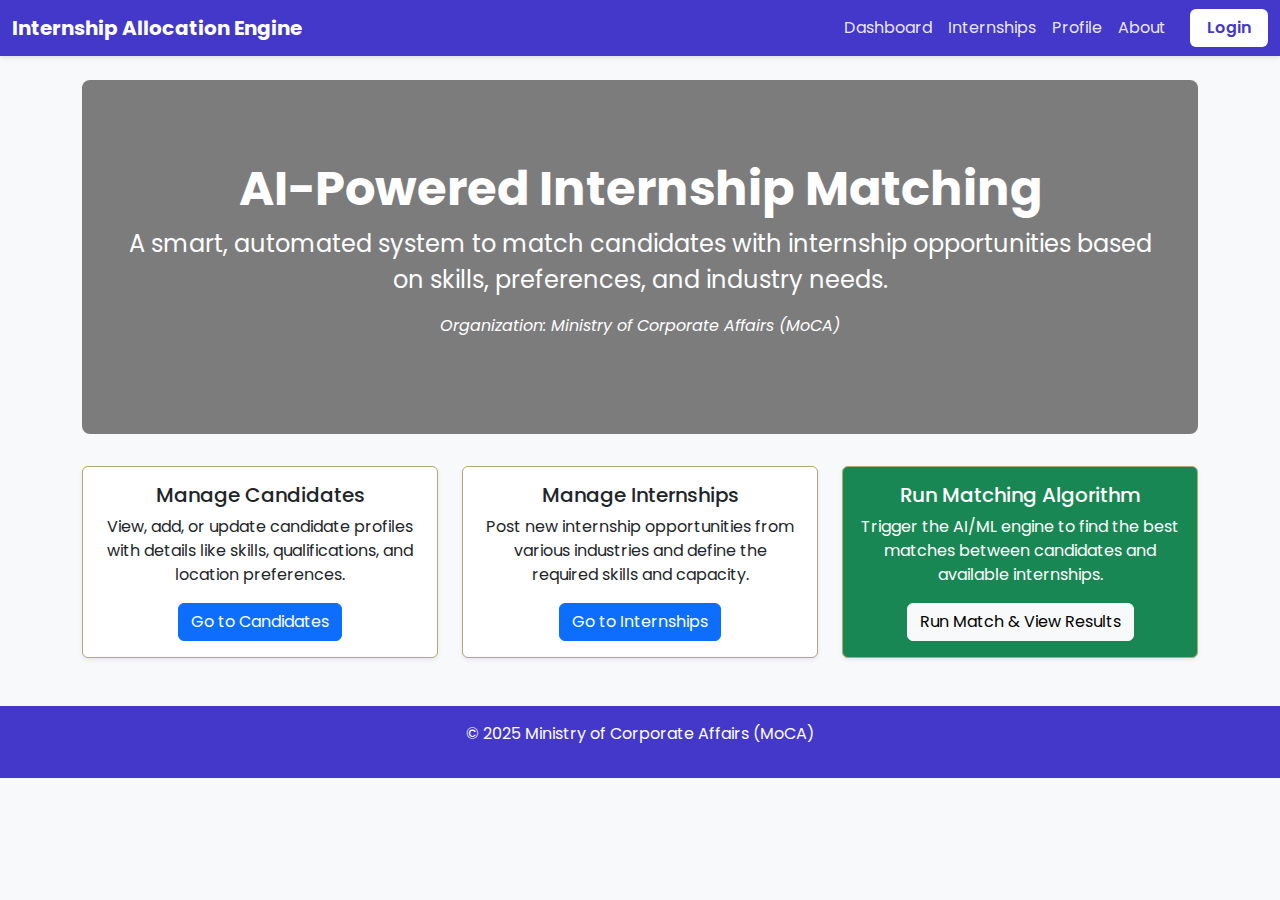
<file: Home/index.html>
<!doctype html>
<html lang="en">

<head>
  <meta charset="utf-8">
  <meta name="viewport" content="width=device-width, initial-scale=1">
  <title>Smart Internship Allocation Engine</title>

  <link href="https://cdn.jsdelivr.net/npm/bootstrap@5.3.0/dist/css/bootstrap.min.css" rel="stylesheet">
  <link href="style.css" rel="stylesheet">
</head>

<body>
  <!--Header-->
  <header>
    <nav class="navbar navbar-expand-lg navbar-dark">
      <div class="container-fluid">
        <a class="navbar-brand fw-bold" href="Home/index.html">Internship Allocation Engine</a>
        <button class="navbar-toggler" type="button" data-bs-toggle="collapse" data-bs-target="#navbarNav"
          aria-controls="navbarNav" aria-expanded="false" aria-label="Toggle navigation">
          <span class="navbar-toggler-icon"></span>
        </button>
        <div class="collapse navbar-collapse" id="navbarNav">
          <ul class="navbar-nav ms-auto align-items-center">
            <li class="nav-item">
              <a class="nav-link" href="index.html">Dashboard</a>
            </li>
            <li class="nav-item">
              <a class="nav-link" href="/Internship/internship.html">Internships</a>
            </li>
            <li class="nav-item">
              <a class="nav-link" href="/Profile/profile.html">Profile</a>
            </li>
            <li class="nav-item">
              <a class="nav-link" href="#">About</a>
            </li>
            <li class="nav-item ms-lg-3">
              <a class="btn btn-login" href="/login_signup/login_signup.html">Login</a>
            </li>
          </ul>
        </div>
      </div>
    </nav>
  </header>
  <!--Header ends-->

  <!--Main Content-->
  <main class="container mt-4">

    <div class="hero-section text-center">
      <h1 class="display-5 fw-bold">AI-Powered Internship Matching</h1>
      <p class="fs-4">A smart, automated system to match candidates with internship opportunities based on skills,
        preferences, and industry needs.</p>
      <p><em>Organization: Ministry of Corporate Affairs (MoCA)</em></p>
    </div>

    <div class="row text-center">
      <div class="col-md-4 mb-4">
        <div class="card shadow-sm">
          <div class="card-body">
            <h5 class="card-title">Manage Candidates</h5>
            <p class="card-text">View, add, or update candidate profiles with details like skills, qualifications, and
              location preferences.</p>
            <a href="profile.html" class="btn btn-primary">Go to Candidates</a>
          </div>
        </div>
      </div>

      <div class="col-md-4 mb-4">
        <div class="card shadow-sm">
          <div class="card-body">
            <h5 class="card-title">Manage Internships</h5>
            <p class="card-text">Post new internship opportunities from various industries and define the required
              skills and capacity.</p>
            <a href="#" class="btn btn-primary">Go to Internships</a>
          </div>
        </div>
      </div>

      <div class="col-md-4 mb-4">
        <div class="card shadow-sm bg-success text-white">
          <div class="card-body">
            <h5 class="card-title">Run Matching Algorithm</h5>
            <p class="card-text">Trigger the AI/ML engine to find the best matches between candidates and available
              internships.</p>
            <a href="#" class="btn btn-light">Run Match & View Results</a>
          </div>
        </div>
      </div>
    </div>
  </main>
  <!--Main Content ends-->

  <!--Footer-->
  <footer class="py-3 my-4 bottom">
    <p class="text-center text-white">© 2025 Ministry of Corporate Affairs (MoCA)</p>
  </footer>

  <script src="https://cdn.jsdelivr.net/npm/bootstrap@5.3.0/dist/js/bootstrap.bundle.min.js"></script>
</body>

</html>
</file>
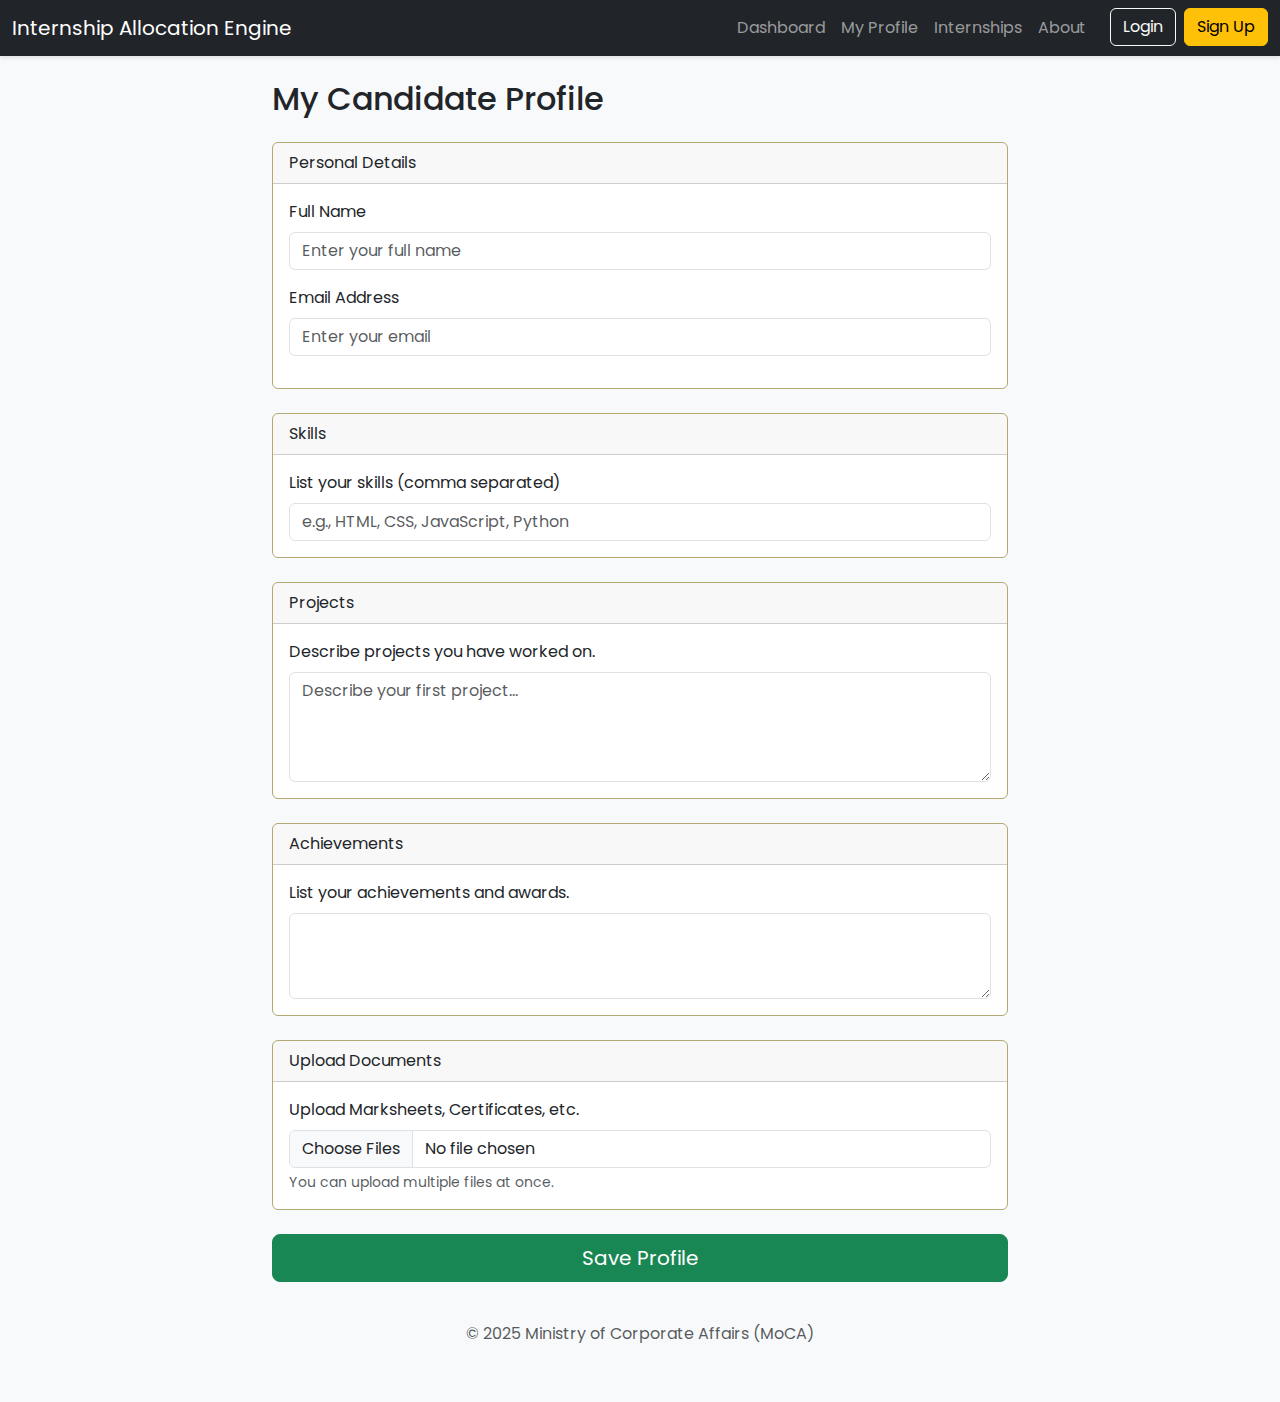
<file: candidate-profile.html>
<!doctype html>
<html lang="en">
<head>
  <meta charset="utf-8">
  <meta name="viewport" content="width=device-width, initial-scale=1">
  <title>Candidate Profile - Smart Internship Allocation Engine</title>
  
  <link href="https://cdn.jsdelivr.net/npm/bootstrap@5.3.0/dist/css/bootstrap.min.css" rel="stylesheet">
  <link href="style.css" rel="stylesheet">
</head>
<body>

  <nav class="navbar navbar-expand-lg navbar-dark bg-dark">
    <div class="container-fluid">
      <a class="navbar-brand" href="index.html">Internship Allocation Engine</a>
      <button class="navbar-toggler" type="button" data-bs-toggle="collapse" data-bs-target="#navbarNav" aria-controls="navbarNav" aria-expanded="false" aria-label="Toggle navigation">
        <span class="navbar-toggler-icon"></span>
      </button>
      <div class="collapse navbar-collapse" id="navbarNav">
        <ul class="navbar-nav ms-auto">
          <li class="nav-item">
            <a class="nav-link" href="index.html">Dashboard</a>
          </li>
          <li class="nav-item">
            <a class="nav-link" href="candidate-profile.html">My Profile</a>
          </li>
          <li class="nav-item">
            <a class="nav-link" href="#">Internships</a>
          </li>
          <li class="nav-item">
            <a class="nav-link" href="#">About</a>
          </li>
          <li class="nav-item ms-lg-3">
            <a class="btn btn-outline-light" href="login.html">Login</a>
          </li>
           <li class="nav-item ms-lg-2">
            <a class="btn btn-warning" href="signup.html">Sign Up</a>
          </li>
        </ul>
      </div>
    </div>
  </nav>

  <main class="container mt-4">
    <div class="row">
      <div class="col-md-8 offset-md-2">
        
        <h2 class="mb-4">My Candidate Profile</h2>

        <div class="card mb-4">
          <div class="card-header">Personal Details</div>
          <div class="card-body">
            <div class="mb-3">
              <label for="fullName" class="form-label">Full Name</label>
              <input type="text" class="form-control" id="fullName" placeholder="Enter your full name">
            </div>
            <div class="mb-3">
              <label for="email" class="form-label">Email Address</label>
              <input type="email" class="form-control" id="email" placeholder="Enter your email">
            </div>
          </div>
        </div>

        <div class="card mb-4">
          <div class="card-header">Skills</div>
          <div class="card-body">
            <label for="skills" class="form-label">List your skills (comma separated)</label>
            <input type="text" class="form-control" id="skills" placeholder="e.g., HTML, CSS, JavaScript, Python">
          </div>
        </div>

        <div class="card mb-4">
          <div class="card-header">Projects</div>
          <div class="card-body">
            <label for="projects" class="form-label">Describe projects you have worked on.</label>
            <textarea class="form-control" id="projects" rows="4" placeholder="Describe your first project..."></textarea>
          </div>
        </div>

        <div class="card mb-4">
          <div class="card-header">Achievements</div>
          <div class="card-body">
            <label for="achievements" class="form-label">List your achievements and awards.</label>
            <textarea class="form-control" id="achievements" rows="3"></textarea>
          </div>
        </div>
        
        <div class="card mb-4">
          <div class="card-header">Upload Documents</div>
          <div class="card-body">
            <label for="formFileMultiple" class="form-label">Upload Marksheets, Certificates, etc.</label>
            <input class="form-control" type="file" id="formFileMultiple" multiple>
            <div class="form-text">You can upload multiple files at once.</div>
          </div>
        </div>

        <button type="submit" class="btn btn-success btn-lg w-100">Save Profile</button>
      </div>
    </div>
  </main>

  <footer class="py-3 my-4">
    <p class="text-center text-muted">© 2025 Ministry of Corporate Affairs (MoCA)</p>
  </footer>

  <script src="https://cdn.jsdelivr.net/npm/bootstrap@5.3.0/dist/js/bootstrap.bundle.min.js"></script>
</body>
</html>
</file>
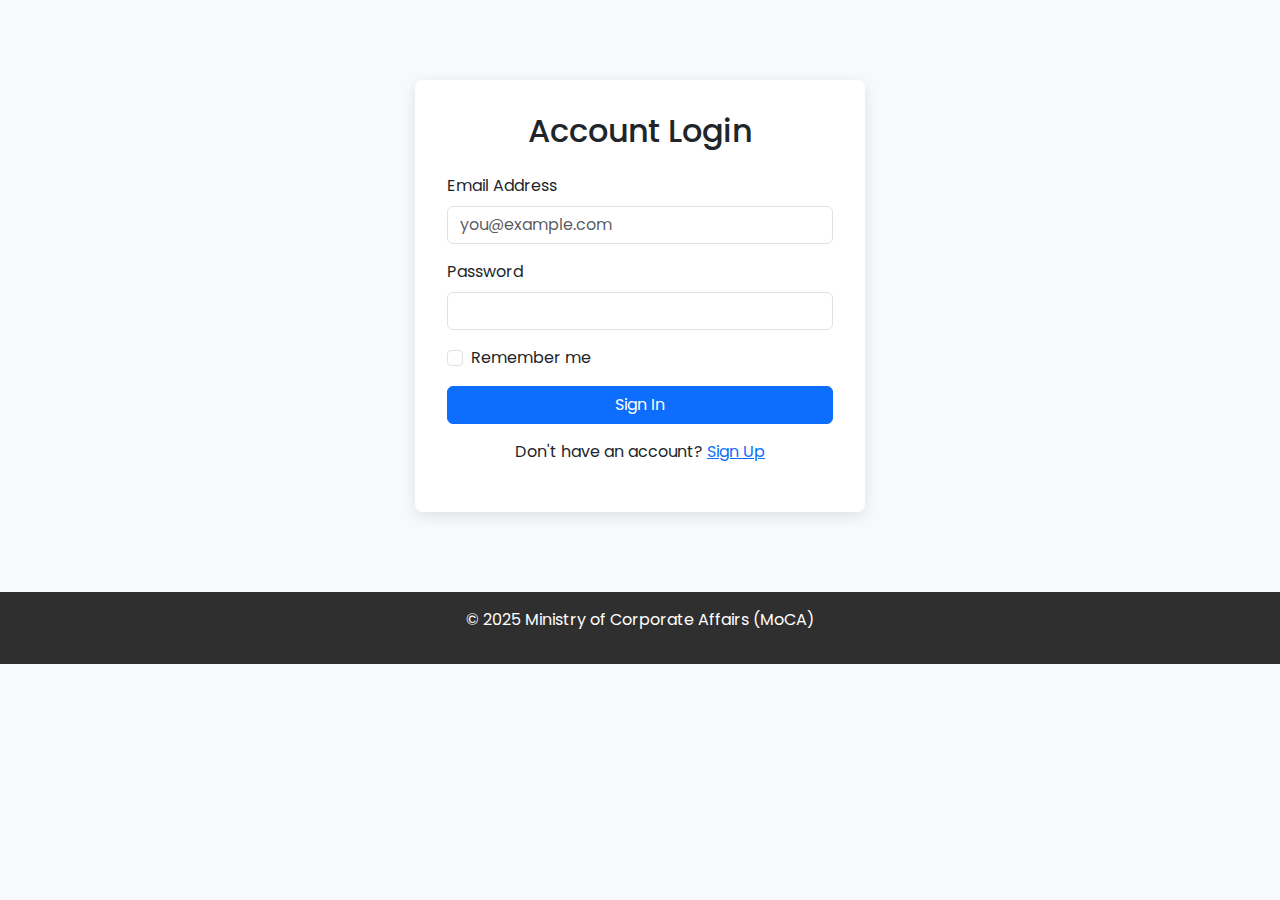
<file: login.html>
<!doctype html>
<html lang="en">
<head>
  <meta charset="utf-8">
  <meta name="viewport" content="width=device-width, initial-scale=1">
  <title>Login - Smart Internship Allocation Engine</title>
  <link href="https://cdn.jsdelivr.net/npm/bootstrap@5.3.0/dist/css/bootstrap.min.css" rel="stylesheet">
  <link href="style.css" rel="stylesheet">
</head>
<body class="bg-light">

  <div class="form-container">
    <h2 class="text-center mb-4">Account Login</h2>
    <form>
      <div class="mb-3">
        <label for="email" class="form-label">Email Address</label>
        <input type="email" class="form-control" id="email" placeholder="you@example.com" required>
      </div>
      <div class="mb-3">
        <label for="password" class="form-label">Password</label>
        <input type="password" class="form-control" id="password" required>
      </div>
      <div class="mb-3 form-check">
        <input type="checkbox" class="form-check-input" id="rememberMe">
        <label class="form-check-label" for="rememberMe">Remember me</label>
      </div>
      <button type="submit" class="btn btn-primary w-100" href="index.html">Sign In</button>
      <div class="text-center mt-3">
        <p>Don't have an account? <a href="signup.html">Sign Up</a></p>
      </div>
    </form>
  </div>

  <footer class="py-3 my-4 bottom">
    <p class="text-center text-white">© 2025 Ministry of Corporate Affairs (MoCA)</p>
  </footer>
  
  <script src="https://cdn.jsdelivr.net/npm/bootstrap@5.3.0/dist/js/bootstrap.bundle.min.js"></script>
</body>
</html>
</file>
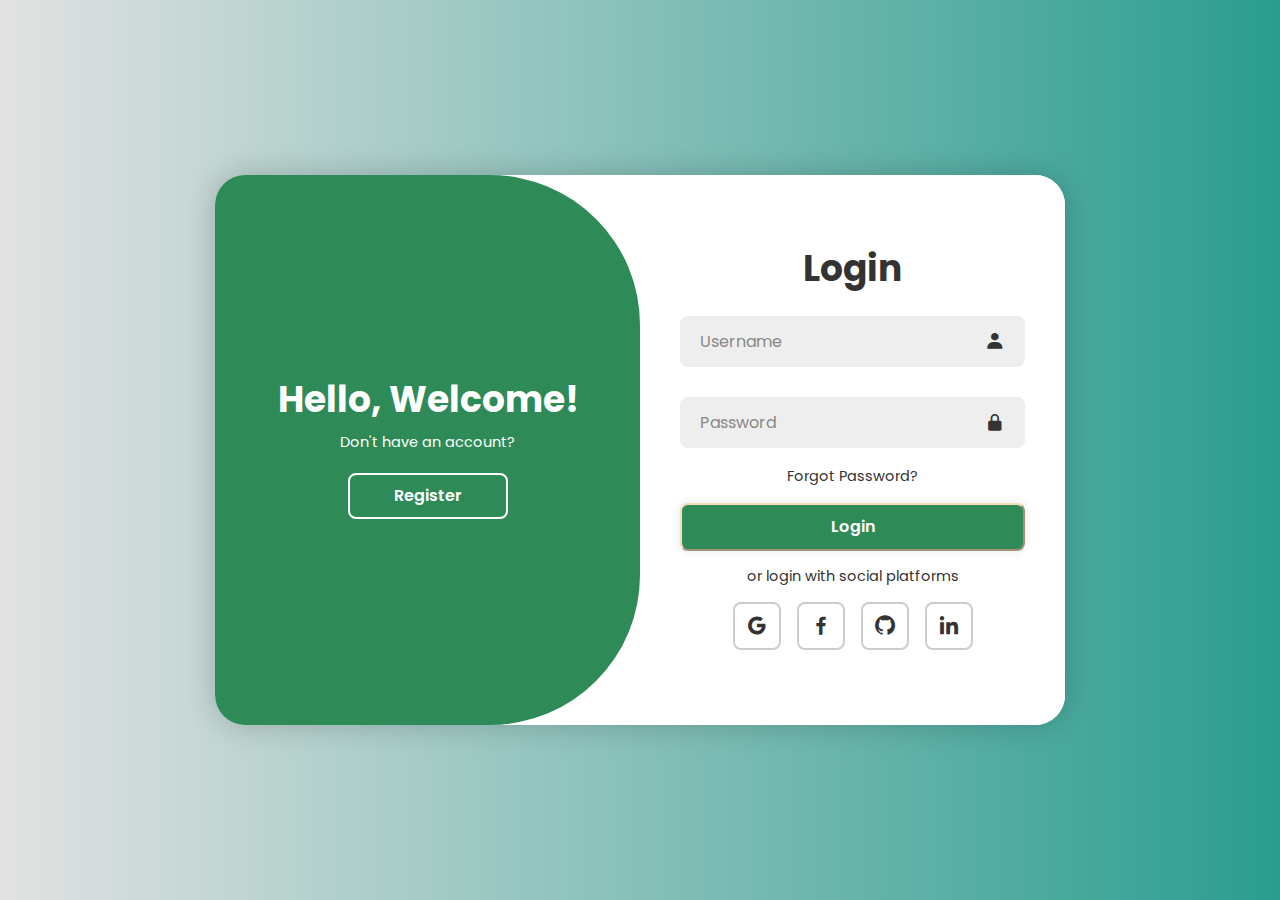
<file: login_signup.html>
<!DOCTYPE html>
<html lang="en">
<head>
    <meta charset="UTF-8">
    <meta name="viewport" content="width=device-width, initial-scale=1.0">
    <title>Login/Signup Form</title>
    <link rel="stylesheet" href="login_signup.css">
    <link href='https://unpkg.com/boxicons@2.1.4/css/boxicons.min.css' rel='stylesheet'>
</head>
  <body>

    <!-- credits to the writter @leonam-silva-de-souza -->
      <div class="container">
          <div class="form-box login">
              <form action="#">
                  <h1>Login</h1>
                  <div class="input-box">
                      <input type="text" placeholder="Username" required>
                      <i class='bx bxs-user'></i>
                  </div>
                  <div class="input-box">
                      <input type="password" placeholder="Password" required>
                      <i class='bx bxs-lock-alt' ></i>
                  </div>
                  <div class="forgot-link">
                      <a href="#">Forgot Password?</a>
                  </div>
                  <button type="submit" class="btn">Login</button>
                  <p>or login with social platforms</p>
                  <div class="social-icons">
                      <a href="#"><i class='bx bxl-google' ></i></a>
                      <a href="#"><i class='bx bxl-facebook' ></i></a>
                      <a href="#"><i class='bx bxl-github' ></i></a>
                      <a href="#"><i class='bx bxl-linkedin' ></i></a>
                  </div>
              </form>
          </div>

          <div class="form-box register">
              <form action="#">
                  <h1>Registration</h1>
                  <div class="input-box">
                      <input type="text" placeholder="Username" required>
                      <i class='bx bxs-user'></i>
                  </div>
                  <div class="input-box">
                      <input type="email" placeholder="Email" required>
                      <i class='bx bxs-envelope' ></i>
                  </div>
                  <div class="input-box">
                      <input type="password" placeholder="Password" required>
                      <i class='bx bxs-lock-alt' ></i>
                  </div>
                  <button type="submit" class="btn">Register</button>
                  <p>or register with social platforms</p>
                  <div class="social-icons">
                      <a href="#"><i class='bx bxl-google' ></i></a>
                      <a href="#"><i class='bx bxl-facebook' ></i></a>
                      <a href="#"><i class='bx bxl-github' ></i></a>
                      <a href="#"><i class='bx bxl-linkedin' ></i></a>
                  </div>
              </form>
          </div>

          <div class="toggle-box">
              <div class="toggle-panel toggle-left">
                  <h1>Hello, Welcome!</h1>
                  <p>Don't have an account?</p>
                  <button class="btn register-btn">Register</button>
              </div>

              <div class="toggle-panel toggle-right">
                  <h1>Welcome!</h1>
                  <p>Already have an account?</p>
                  <button class="btn login-btn">Login</button>
              </div>
          </div>
      </div>

      <script src="login_signup.js"></script>
  </body>
</html>
</file>
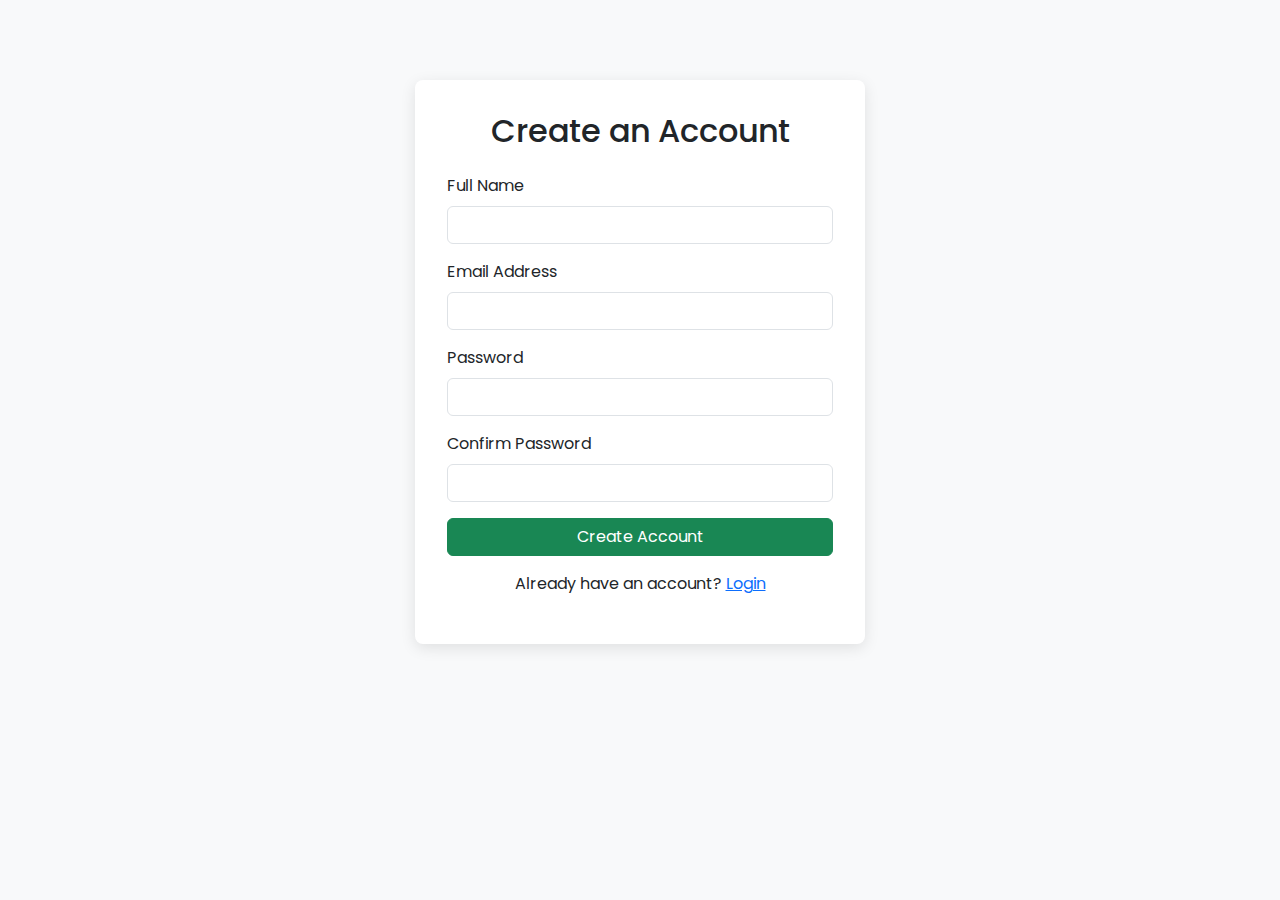
<file: signup.html>
<!doctype html>
<html lang="en">
<head>
  <meta charset="utf-8">
  <meta name="viewport" content="width=device-width, initial-scale=1">
  <title>Sign Up - Smart Internship Allocation Engine</title>
  <link href="https://cdn.jsdelivr.net/npm/bootstrap@5.3.0/dist/css/bootstrap.min.css" rel="stylesheet">
  <link href="style.css" rel="stylesheet">
</head>
<body class="bg-light">

  <div class="form-container">
    <h2 class="text-center mb-4">Create an Account</h2>
    <form>
      <div class="mb-3">
        <label for="fullName" class="form-label">Full Name</label>
        <input type="text" class="form-control" id="fullName" required>
      </div>
      <div class="mb-3">
        <label for="email" class="form-label">Email Address</label>
        <input type="email" class="form-control" id="email" required>
      </div>
      <div class="mb-3">
        <label for="password" class="form-label">Password</label>
        <input type="password" class="form-control" id="password" required>
      </div>
       <div class="mb-3">
        <label for="confirmPassword" class="form-label">Confirm Password</label>
        <input type="password" class="form-control" id="confirmPassword" required>
      </div>
      <button type="submit" class="btn btn-success w-100" formaction="login.html">Create Account</button>
      <div class="text-center mt-3">
        <p>Already have an account? <a href="index.html">Login</a></p>
      </div>
    </form>
  </div>

  <script src="https://cdn.jsdelivr.net/npm/bootstrap@5.3.0/dist/js/bootstrap.bundle.min.js"></script>
</body>
</html>
</file>
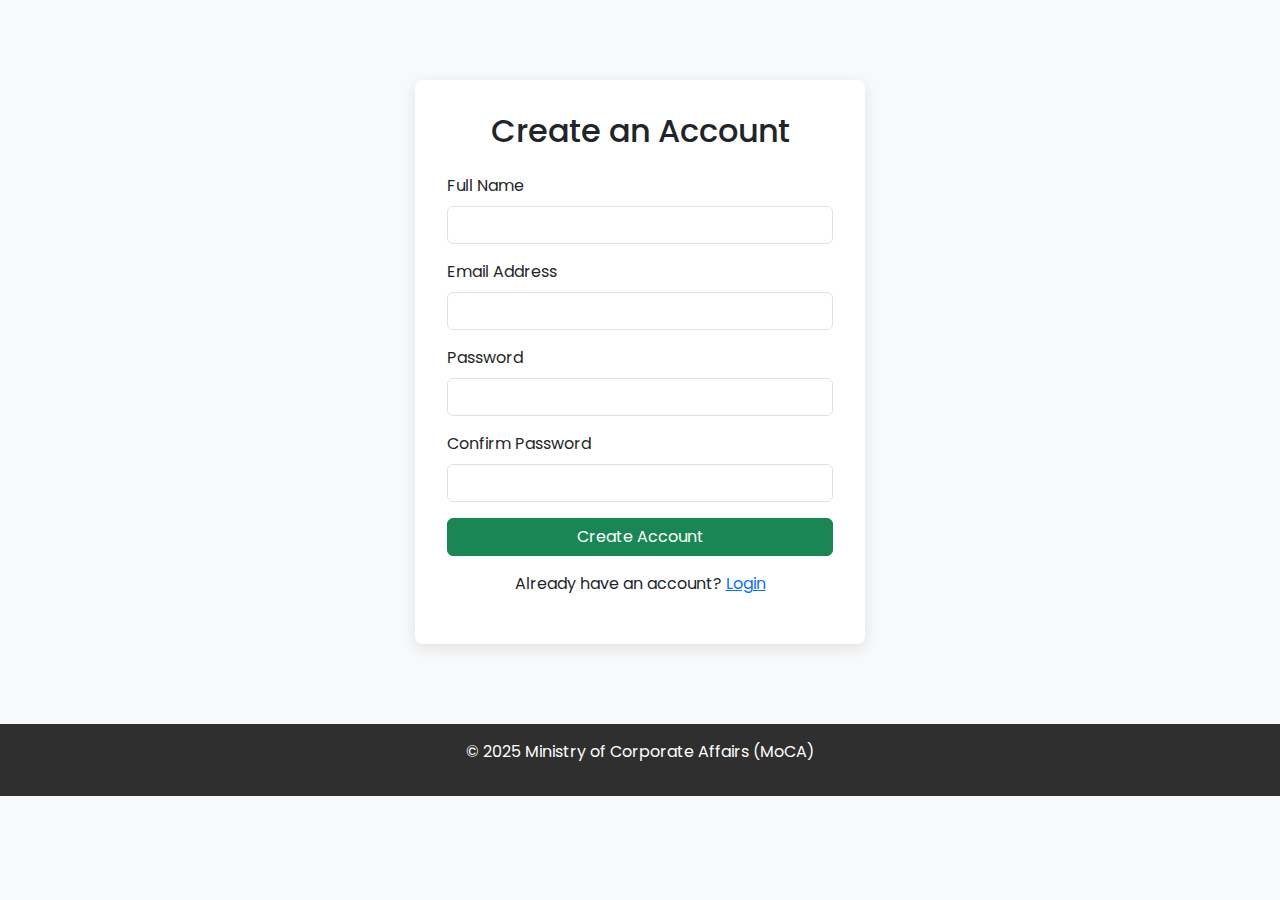
<file: signup_2.html>
<!doctype html>
<html lang="en">
<head>
  <meta charset="utf-8">
  <meta name="viewport" content="width=device-width, initial-scale=1">
  <title>Sign Up - Smart Internship Allocation Engine</title>
  <link href="https://cdn.jsdelivr.net/npm/bootstrap@5.3.0/dist/css/bootstrap.min.css" rel="stylesheet">
  <link href="style.css" rel="stylesheet">
</head>
<body class="bg-light">

  <div class="form-container">
    <h2 class="text-center mb-4">Create an Account</h2>
    <form>
      <div class="mb-3">
        <label for="fullName" class="form-label">Full Name</label>
        <input type="text" class="form-control" id="fullName" required>
      </div>
      <div class="mb-3">
        <label for="email" class="form-label">Email Address</label>
        <input type="email" class="form-control" id="email" required>
      </div>
      <div class="mb-3">
        <label for="password" class="form-label">Password</label>
        <input type="password" class="form-control" id="password" required>
      </div>
       <div class="mb-3">
        <label for="confirmPassword" class="form-label">Confirm Password</label>
        <input type="password" class="form-control" id="confirmPassword" required>
      </div>
      <button type="submit" class="btn btn-success w-100" formaction="login.html">Create Account</button>
      <div class="text-center mt-3">
        <p>Already have an account? <a href="index.html">Login</a></p>
      </div>
    </form>
  </div>

  <footer class="py-3 my-4 bottom">
    <p class="text-center text-white">© 2025 Ministry of Corporate Affairs (MoCA)</p>
  </footer>
  <script src="https://cdn.jsdelivr.net/npm/bootstrap@5.3.0/dist/js/bootstrap.bundle.min.js"></script>
</body>
</html>
</file>
<file: Home/style.css>
/* Import a professional-looking font from Google Fonts */
@import url('https://fonts.googleapis.com/css2?family=Poppins:wght@300;400;600;700&display=swap');

/* Apply styles to the whole page */
body {
  font-family: 'Poppins', sans-serif;
  background-color: #f8f9fa; /* A light grey background */
}

/* Make the navigation bar more modern */
.navbar {
  box-shadow: 0 2px 4px rgba(0,0,0,.1);
  background-color: rgb(67 56 202); /* Your requested color */
}

/* Style the navigation links */
.navbar-dark .nav-link {
  color: rgba(255, 255, 255, 0.9); /* Using slightly transparent white for a softer look */
  transition: color 0.2s ease-in-out;
}

.navbar-dark .nav-link:hover {
  color: #fff;
}

/* Custom styling for the Login button */
.btn-login {
  background-color: #fff;
  color: rgb(67 56 202); /* Match the navbar background */
  font-weight: 600;
  padding: 0.4rem 1rem;
  border-radius: 0.375rem;
  transition: background-color 0.2s ease-in-out;
}

.btn-login:hover {
  background-color: #eef2ff; /* A very light violet for hover */
}


.hero-section {
  background: linear-gradient(rgba(0, 0, 0, 0.5), rgba(0, 0, 0, 0.5)), url('https://images.unsplash.com/photo-1521737604893-d14cc237f11d?q=80&w=2070') center center;
  background-size: cover;
  color: white;
  border-radius: 0.5rem;
  padding: 5rem 2rem;
  margin-bottom: 2rem;
}

.hero-section h1 {
  font-weight: 700;
}

/* Add hover effects and shadows to cards */
.card {
  transition: transform .2s ease-in-out, box-shadow .2s ease-in-out;
  border-color: rgb(179, 168, 114);
}

.card:hover {
  transform: translateY(-5px);
  box-shadow: 0 8px 20px rgba(0, 0, 0, 0.12);
}

/* Style for the login/signup form container */
.form-container {
  max-width: 450px;
  margin: 5rem auto;
  padding: 2rem;
  background-color: #ffffff;
  border-radius: 0.5rem;
  box-shadow: 0 4px 15px rgba(0,0,0,.1);
}

/* Style the footer */
.bottom {
  background-color: rgb(67 56 202);
  color: white;
}
</file>
<file: style.css>
/* Import a professional-looking font from Google Fonts */
@import url('https://fonts.googleapis.com/css2?family=Poppins:wght@300;400;600;700&display=swap');

/* Apply styles to the whole page */
body {
  font-family: 'Poppins', sans-serif;
  background-color: #f8f9fa; /* A light grey background */
}

/* Make the navigation bar more modern */
.navbar {
  box-shadow: 0 2px 4px rgba(0,0,0,.1);
}

/* Style the main header on the index page */
.hero-section {
  background: linear-gradient(rgba(0, 0, 0, 0.5), rgba(0, 0, 0, 0.5)), url('https://images.unsplash.com/photo-1521737604893-d14cc237f11d?q=80&w=2070') center center;
  background-size: cover;
  color: white;
  border-radius: 0.5rem;
  padding: 5rem 2rem;
  margin-bottom: 2rem;
}

.hero-section h1 {
  font-weight: 700;
}

/* Add hover effects and shadows to cards */
.card {
  transition: transform .2s ease-in-out, box-shadow .2s ease-in-out;
  border-color: rgb(179, 168, 114);
}

.card:hover {
  transform: translateY(-5px);
  box-shadow: 0 8px 20px rgba(0, 0, 0, 0.12);
}

/* Style for the login/signup form container */
.form-container {
  max-width: 450px;
  margin: 5rem auto;
  padding: 2rem;
  background-color: #ffffff;
  border-radius: 0.5rem;
  box-shadow: 0 4px 15px rgba(0,0,0,.1);
}

/* Style the footer */
.bottom {
  background-color: rgb(47, 47, 47);
  color: white;
}
</file>
<file: login_signup.css>
@import url('https://fonts.googleapis.com/css2?family=Poppins:ital,wght@0,100;0,200;0,300;0,400;0,500;0,600;0,700;0,800;0,900;1,100;1,200;1,300;1,400;1,500;1,600;1,700;1,800;1,900&display=swap');

*{
    margin: 0;
    padding: 0;
    box-sizing: border-box;
    font-family: "Poppins", sans-serif;
    text-decoration: none;
    list-style: none;
}

body{
    display: flex;
    justify-content: center;
    align-items: center;
    min-height: 100vh;
    background: linear-gradient(90deg, #e2e2e2, #2A9D8F);
}

.container{
    position: relative;
    width: 850px;
    height: 550px;
    background: #fff;
    margin: 20px;
    border-radius: 30px;
    box-shadow: 0 0 30px rgba(0, 0, 0, .2);
    overflow: hidden;
}

    .container h1{
        font-size: 36px;
        margin: -10px 0;
    }

    .container p{
        font-size: 14.5px;
        margin: 15px 0;
    }

form{ width: 100%; }

.form-box{
    position: absolute;
    right: 0;
    width: 50%;
    height: 100%;
    background: #fff;
    display: flex;
    align-items: center;
    color: #333;
    text-align: center;
    padding: 40px;
    z-index: 1;
    transition: .6s ease-in-out 1.2s, visibility 0s 1s;
}

    .container.active .form-box{ right: 50%; }

    .form-box.register{ visibility: hidden; }
        .container.active .form-box.register{ visibility: visible; }

.input-box{
    position: relative;
    margin: 30px 0;
}

    .input-box input{
        width: 100%;
        padding: 13px 50px 13px 20px;
        background: #eee;
        border-radius: 8px;
        border: none;
        outline: none;
        font-size: 16px;
        color: #333;
        font-weight: 500;
    }

        .input-box input::placeholder{
            color: #888;
            font-weight: 400;
        }
    
    .input-box i{
        position: absolute;
        right: 20px;
        top: 50%;
        transform: translateY(-50%);
        font-size: 20px;
    }

.forgot-link{ margin: -15px 0 15px; }
    .forgot-link a{
        font-size: 14.5px;
        color: #333;
    }

.btn{
    width: 100%;
    height: 48px;
    background: seagreen;
    border-radius: 8px;
    box-shadow: 0 0 10px rgba(0, 0, 0, .1);
    border-color: wheat;

    cursor: pointer;
    font-size: 16px;
    color: #fff;
    font-weight: 600;
}

.social-icons{
    display: flex;
    justify-content: center;
}

    .social-icons a{
        display: inline-flex;
        padding: 10px;
        border: 2px solid #ccc;
        border-radius: 8px;
        font-size: 24px;
        color: #333;
        margin: 0 8px;
    }

.toggle-box{
    position: absolute;
    width: 100%;
    height: 100%;
}

    .toggle-box::before{
        content: '';
        position: absolute;
        left: -250%;
        width: 300%;
        height: 100%;
        background: seagreen;
        /* border: 2px solid red; */
        border-radius: 150px;
        z-index: 2;
        transition: 1.8s ease-in-out;
    }

        .container.active .toggle-box::before{ left: 50%; }

.toggle-panel{
    position: absolute;
    width: 50%;
    height: 100%;
    /* background: seagreen; */
    color: #fff;
    display: flex;
    flex-direction: column;
    justify-content: center;
    align-items: center;
    z-index: 2;
    transition: .6s ease-in-out;
}

    .toggle-panel.toggle-left{ 
        left: 0;
        transition-delay: 1.2s; 
    }
        .container.active .toggle-panel.toggle-left{
            left: -50%;
            transition-delay: .6s;
        }

    .toggle-panel.toggle-right{ 
        right: -50%;
        transition-delay: .6s;
    }
        .container.active .toggle-panel.toggle-right{
            right: 0;
            transition-delay: 1.2s;
        }

    .toggle-panel p{ margin-bottom: 20px; }

    .toggle-panel .btn{
        width: 160px;
        height: 46px;
        background: transparent;
        border: 2px solid #fff;
        box-shadow: none;
    }

@media screen and (max-width: 650px){
    .container{ height: calc(100vh - 40px); }

    .form-box{
        bottom: 0;
        width: 100%;
        height: 70%;
    }

        .container.active .form-box{
            right: 0;
            bottom: 30%;
        }

    .toggle-box::before{
        left: 0;
        top: -270%;
        width: 100%;
        height: 300%;
        border-radius: 20vw;
    }

        .container.active .toggle-box::before{
            left: 0;
            top: 70%;
        }

        .container.active .toggle-panel.toggle-left{
            left: 0;
            top: -30%;
        }

    .toggle-panel{ 
        width: 100%;
        height: 30%;
    }
        .toggle-panel.toggle-left{ top: 0; }
        .toggle-panel.toggle-right{
            right: 0;
            bottom: -30%;
        }

            .container.active .toggle-panel.toggle-right{ bottom: 0; }
}

@media screen and (max-width: 400px){
    .form-box { padding: 20px; }

    .toggle-panel h1{font-size: 30px; }
}
</file>
